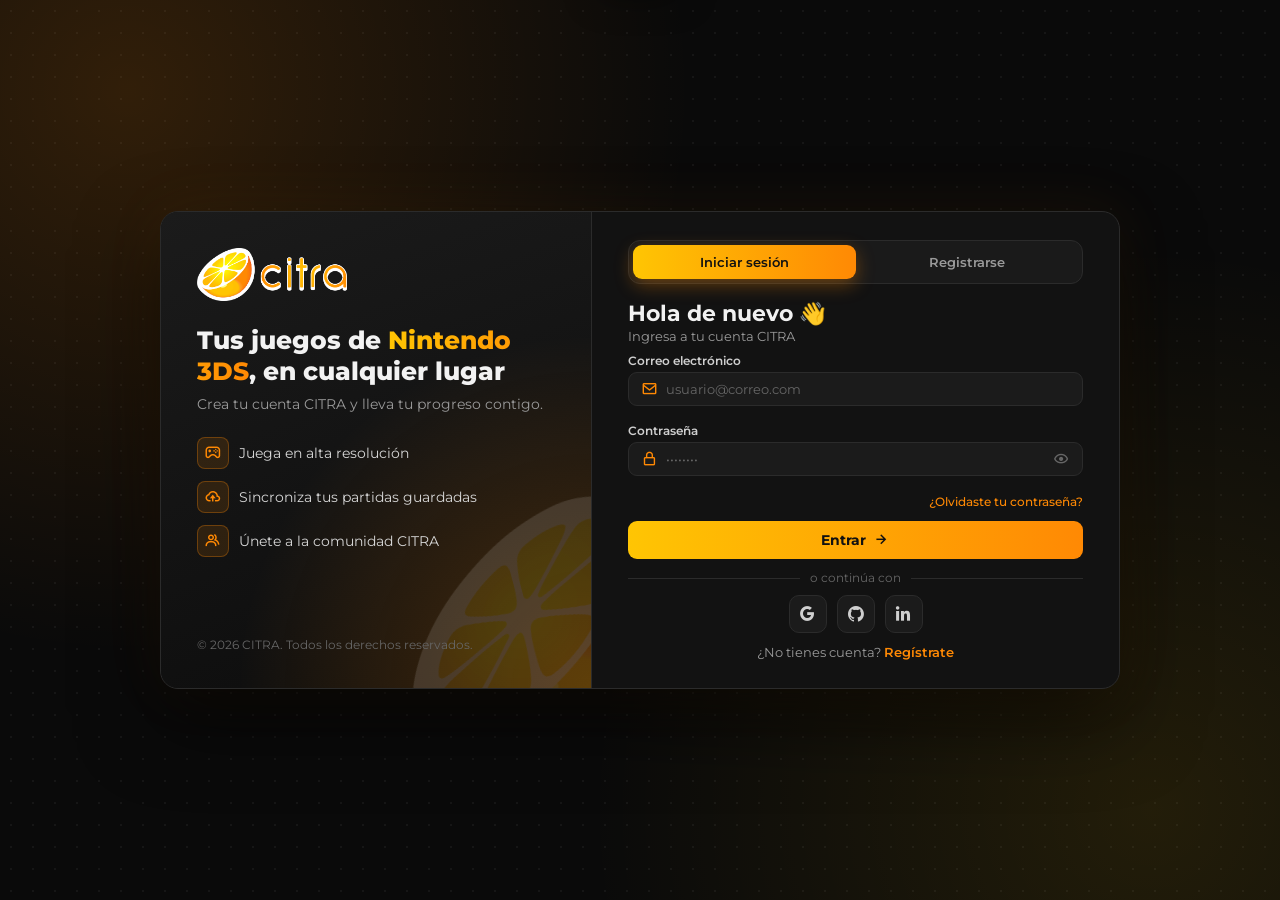
<file: index.html>
<!doctype html>
<html lang="es">
  <head>
    <meta charset="UTF-8" />
    <meta name="viewport" content="width=device-width, initial-scale=1.0" />
    <title>CITRA | Iniciar sesión</title>
    <link rel="icon" type="image/png" href="img/favicon.png" />

    <!-- Fuente Montserrat (Google Fonts) -->
    <link rel="preconnect" href="https://fonts.googleapis.com" />
    <link rel="preconnect" href="https://fonts.gstatic.com" crossorigin />
    <link
      href="https://fonts.googleapis.com/css2?family=Montserrat:wght@300;400;500;600;700;800&display=swap"
      rel="stylesheet"
    />

    <!-- Iconos (Boxicons) -->
    <link
      href="https://unpkg.com/boxicons@2.1.4/css/boxicons.min.css"
      rel="stylesheet"
    />

    <link rel="stylesheet" href="css/root.css" />
    <link rel="stylesheet" href="css/styles.css" />
  </head>
  <body>
    <main class="card" id="card" data-view="login">
      <!-- ================= PANEL DE MARCA ================= -->
      <aside class="brand">
        <img src="img/citra-logo.webp" alt="Logo de CITRA" class="brand-logo" />

        <div class="brand-text">
          <h1>Tus juegos de <span>Nintendo 3DS</span>, en cualquier lugar</h1>
          <p>Crea tu cuenta CITRA y lleva tu progreso contigo.</p>
        </div>

        <ul class="brand-features">
          <li><i class="bx bx-joystick"></i> Juega en alta resolución</li>
          <li>
            <i class="bx bx-cloud-upload"></i> Sincroniza tus partidas guardadas
          </li>
          <li><i class="bx bx-group"></i> Únete a la comunidad CITRA</li>
        </ul>

        <small class="brand-footer"
          >© 2026 CITRA. Todos los derechos reservados.</small
        >

        <!-- Decoración -->
        <img
          src="img/citra-icono.png"
          alt=""
          class="brand-deco"
          aria-hidden="true"
        />
      </aside>

      <!-- ================= ZONA DE FORMULARIOS ================= -->
      <section class="auth">
        <!-- Pestañas para cambiar entre formularios -->
        <nav class="tabs" role="tablist">
          <button
            type="button"
            class="tab active"
            id="tab-login"
            role="tab"
            aria-selected="true"
            data-action="show-login"
          >
            Iniciar sesión
          </button>
          <button
            type="button"
            class="tab"
            id="tab-register"
            role="tab"
            aria-selected="false"
            data-action="show-register"
          >
            Registrarse
          </button>
          <span class="tab-indicator"></span>
        </nav>

        <div class="views">
          <!-- ========== INICIO DE SESIÓN ========== -->
          <!-- novalidate: las validaciones las hace script.js para mostrar mensajes personalizados -->
          <form id="form-login" class="view active" novalidate>
            <header class="view-header">
              <h2>Hola de nuevo 👋</h2>
              <p>Ingresa a tu cuenta CITRA</p>
            </header>

            <div class="field">
              <label for="login-email">Correo electrónico</label>
              <div class="input-box">
                <i class="bx bx-envelope"></i>
                <input
                  type="email"
                  id="login-email"
                  name="email"
                  placeholder="usuario@correo.com"
                  required
                  maxlength="100"
                  autocomplete="email"
                />
              </div>
              <small class="error-msg"></small>
            </div>

            <div class="field">
              <label for="login-password">Contraseña</label>
              <div class="input-box">
                <i class="bx bx-lock-alt"></i>
                <input
                  type="password"
                  id="login-password"
                  name="password"
                  placeholder="••••••••"
                  required
                  maxlength="64"
                  autocomplete="current-password"
                />
                <button
                  type="button"
                  class="toggle-pass"
                  aria-label="Mostrar contraseña"
                >
                  <i class="bx bx-show"></i>
                </button>
              </div>
              <small class="error-msg"></small>
            </div>

            <a href="#" class="link forgot" data-action="show-forgot"
              >¿Olvidaste tu contraseña?</a
            >

            <button type="submit" class="btn">
              Entrar <i class="bx bx-right-arrow-alt"></i>
            </button>

            <div class="divider"><span>o continúa con</span></div>

            <!-- Iconos sociales: solo decorativos, sin funcionalidad -->
            <div class="social-icons" aria-hidden="true">
              <span class="social"><i class="bx bxl-google"></i></span>
              <span class="social"><i class="bx bxl-github"></i></span>
              <span class="social"><i class="bx bxl-linkedin"></i></span>
            </div>

            <p class="switch">
              ¿No tienes cuenta?
              <a href="#" data-action="show-register">Regístrate</a>
            </p>
          </form>

          <!-- ========== OLVIDÉ MI CONTRASEÑA ========== -->
          <form id="form-forgot" class="view" novalidate>
            <header class="view-header">
              <h2>Recuperar contraseña</h2>
              <p>Te enviaremos las instrucciones a tu correo</p>
            </header>

            <div class="field">
              <label for="forgot-email">Correo electrónico</label>
              <div class="input-box">
                <i class="bx bx-envelope"></i>
                <input
                  type="email"
                  id="forgot-email"
                  name="email"
                  placeholder="usuario@correo.com"
                  required
                  maxlength="100"
                  autocomplete="email"
                />
              </div>
              <small class="error-msg"></small>
            </div>

            <button type="submit" class="btn">
              Enviar instrucciones <i class="bx bx-send"></i>
            </button>

            <a href="#" class="link back" data-action="show-login"
              ><i class="bx bx-arrow-back"></i> Volver al inicio de sesión</a
            >
          </form>

          <!-- ========== REGISTRO ========== -->
          <form id="form-register" class="view" novalidate>
            <header class="view-header">
              <h2>Crea tu cuenta</h2>
              <p>Completa tus datos para unirte a CITRA</p>
            </header>

            <div class="field">
              <label for="reg-name">Nombre completo</label>
              <div class="input-box">
                <i class="bx bx-user"></i>
                <input
                  type="text"
                  id="reg-name"
                  name="name"
                  placeholder="Ej: Ana Pérez"
                  required
                  minlength="3"
                  maxlength="50"
                  autocomplete="name"
                />
              </div>
              <small class="error-msg"></small>
            </div>

            <div class="field">
              <label for="reg-email">Correo electrónico</label>
              <div class="input-box">
                <i class="bx bx-envelope"></i>
                <input
                  type="email"
                  id="reg-email"
                  name="email"
                  placeholder="usuario@correo.com"
                  required
                  maxlength="100"
                  autocomplete="email"
                />
              </div>
              <small class="error-msg"></small>
            </div>

            <div class="row">
              <div class="field">
                <label for="reg-phone">Teléfono</label>
                <div class="input-box">
                  <i class="bx bx-phone"></i>
                  <input
                    type="tel"
                    id="reg-phone"
                    name="phone"
                    placeholder="0991234567"
                    required
                    pattern="09[0-9]{8}"
                    minlength="10"
                    maxlength="10"
                    inputmode="numeric"
                    autocomplete="tel"
                  />
                </div>
                <small class="error-msg"></small>
              </div>

              <div class="field">
                <label for="reg-age">Edad</label>
                <div class="input-box">
                  <i class="bx bx-calendar"></i>
                  <input
                    type="number"
                    id="reg-age"
                    name="age"
                    placeholder="18"
                    required
                    min="16"
                    max="99"
                    step="1"
                  />
                </div>
                <small class="error-msg"></small>
              </div>
            </div>

            <div class="field">
              <label for="reg-career">Carrera</label>
              <div class="input-box">
                <i class="bx bx-book"></i>
                <select id="reg-career" name="career" required>
                  <option value="" selected disabled>
                    Selecciona tu carrera
                  </option>
                  <option value="software">Ingeniería de Software</option>
                  <option value="ti">Tecnologías de la Información</option>
                  <option value="industrial">Ingeniería Industrial</option>
                  <option value="educacion">Educación</option>
                  <option value="otra">Otra</option>
                </select>
              </div>
              <small class="error-msg"></small>
            </div>

            <div class="row">
              <div class="field">
                <label for="reg-password">Contraseña</label>
                <div class="input-box">
                  <i class="bx bx-lock-alt"></i>
                  <input
                    type="password"
                    id="reg-password"
                    name="password"
                    placeholder="••••••••"
                    required
                    minlength="8"
                    maxlength="64"
                    autocomplete="new-password"
                  />
                  <button
                    type="button"
                    class="toggle-pass"
                    aria-label="Mostrar contraseña"
                  >
                    <i class="bx bx-show"></i>
                  </button>
                </div>
                <small class="error-msg"></small>
              </div>

              <div class="field">
                <label for="reg-confirm">Confirmar contraseña</label>
                <div class="input-box">
                  <i class="bx bx-lock"></i>
                  <input
                    type="password"
                    id="reg-confirm"
                    name="confirm"
                    placeholder="••••••••"
                    required
                    minlength="8"
                    maxlength="64"
                    autocomplete="new-password"
                  />
                  <button
                    type="button"
                    class="toggle-pass"
                    aria-label="Mostrar contraseña"
                  >
                    <i class="bx bx-show"></i>
                  </button>
                </div>
                <small class="error-msg"></small>
              </div>
            </div>

            <div class="strength">
              <div class="strength-bar"><span id="strength-fill"></span></div>
              <ul class="pass-rules" id="pass-rules">
                <li data-rule="length">8+ caracteres</li>
                <li data-rule="upper">Mayúscula</li>
                <li data-rule="lower">Minúscula</li>
                <li data-rule="number">Número</li>
                <li data-rule="special">Símbolo</li>
              </ul>
            </div>

            <button type="submit" class="btn">
              Crear cuenta <i class="bx bx-user-plus"></i>
            </button>

            <p class="switch">
              ¿Ya tienes cuenta?
              <a href="#" data-action="show-login">Inicia sesión</a>
            </p>
          </form>
        </div>
      </section>
    </main>

    <!-- Mensajes emergentes (éxito / error) -->
    <div class="toast" id="toast" role="status" aria-live="polite">
      <i class="bx bx-check-circle"></i>
      <span id="toast-text"></span>
    </div>

    <script src="js/script.js"></script>
  </body>
</html>
</file>
<file: css/root.css>
:root {
  color-scheme: dark;

  --orange: #ff8904;
  --amber: #ffc503;
  --gradient: linear-gradient(90deg, var(--amber) 0%, var(--orange) 100%);

  --bg: #0a0a0a;
  --surface: #121212;
  --surface-2: #1a1a1a;
  --input: #1b1b1b;
  --border: #2b2b2b;

  --text: #f2f2f2;
  --text-muted: #9a9a9a;
  --text-dim: #666;

  --error: #ff5252;
  --success: #3ddc84;

  --radius: 18px;
  --ease: cubic-bezier(0.65, 0, 0.35, 1);
}
</file>
<file: css/styles.css>
/* ================= RESETEO ================= */
* {
  margin: 0;
  padding: 0;
  box-sizing: border-box;
  font-family: "Montserrat", sans-serif;
}

body {
  min-height: 100vh;
  display: flex;
  justify-content: center;
  align-items: center;
  padding: 16px 20px;
  color: var(--text);
  background-color: var(--bg);
  background-image:
    radial-gradient(
      circle at 10% 10%,
      rgba(255, 137, 4, 0.16),
      transparent 40%
    ),
    radial-gradient(circle at 90% 90%, rgba(255, 197, 3, 0.1), transparent 40%),
    radial-gradient(rgba(255, 255, 255, 0.05) 1px, transparent 1px);
  background-size:
    auto,
    auto,
    22px 22px;
}

/* ================= TARJETA PRINCIPAL ================= */
.card {
  display: grid;
  grid-template-columns: 0.9fr 1.1fr;
  width: 960px;
  max-width: 100%;
  background: var(--surface);
  border: 1px solid var(--border);
  border-radius: var(--radius);
  overflow: hidden;
  box-shadow:
    0 30px 80px rgba(0, 0, 0, 0.6),
    0 0 60px rgba(255, 137, 4, 0.08);
}

/* ================= PANEL DE MARCA ================= */
.brand {
  position: relative;
  display: flex;
  flex-direction: column;
  gap: 24px;
  padding: 36px 36px;
  overflow: hidden;
  background:
    radial-gradient(
      circle at 100% 100%,
      rgba(255, 137, 4, 0.25),
      transparent 55%
    ),
    linear-gradient(160deg, #1b1b1b 0%, #0c0c0c 100%);
  border-right: 1px solid var(--border);
}

.brand > *:not(.brand-deco) {
  position: relative;
  z-index: 1;
}

.brand-logo {
  width: 150px;
  height: auto;
}

.brand-text h1 {
  font-size: 1.55rem;
  font-weight: 800;
  line-height: 1.25;
}

.brand-text h1 span {
  background: var(--gradient);
  -webkit-background-clip: text;
  background-clip: text;
  color: transparent;
}

.brand-text p {
  margin-top: 8px;
  font-size: 0.88rem;
  color: var(--text-muted);
}

.brand-features {
  display: flex;
  flex-direction: column;
  gap: 12px;
  list-style: none;
}

.brand-features li {
  display: flex;
  align-items: center;
  gap: 10px;
  font-size: 0.85rem;
  color: #d6d6d6;
}

.brand-features i {
  display: grid;
  place-items: center;
  width: 32px;
  height: 32px;
  flex-shrink: 0;
  border-radius: 8px;
  background: rgba(255, 137, 4, 0.12);
  border: 1px solid rgba(255, 137, 4, 0.3);
  color: var(--orange);
  font-size: 1.1rem;
}

.brand-footer {
  margin-top: auto;
  font-size: 0.72rem;
  color: var(--text-dim);
}

.brand-deco {
  position: absolute;
  right: -90px;
  bottom: -80px;
  width: 280px;
  opacity: 0.12;
  transform: rotate(-15deg);
  pointer-events: none;
}

/* ================= ZONA DE FORMULARIOS ================= */
.auth {
  display: flex;
  flex-direction: column;
  gap: 16px;
  padding: 28px 36px;
}

/* ---------- Pestañas ---------- */
.tabs {
  position: relative;
  display: grid;
  grid-template-columns: 1fr 1fr;
  padding: 4px;
  background: var(--surface-2);
  border: 1px solid var(--border);
  border-radius: 12px;
}

.tab {
  position: relative;
  z-index: 1;
  padding: 9px;
  border: none;
  background: none;
  color: var(--text-muted);
  font-size: 0.84rem;
  font-weight: 600;
  cursor: pointer;
  transition: color 0.3s;
}

.tab:hover {
  color: var(--text);
}

.tab.active {
  color: #111;
}

.tab-indicator {
  position: absolute;
  top: 4px;
  left: 4px;
  width: calc(50% - 4px);
  height: calc(100% - 8px);
  border-radius: 9px;
  background: var(--gradient);
  box-shadow: 0 6px 18px rgba(255, 137, 4, 0.35);
  transition: transform 0.45s var(--ease);
}

.card[data-view="register"] .tab-indicator {
  transform: translateX(100%);
}

/* ---------- Vistas (los 3 formularios ocupan la misma celda) ---------- */
.views {
  display: grid;
  flex: 1;
}

.view {
  grid-area: 1 / 1;
  align-self: center;
  display: none;
  flex-direction: column;
  opacity: 0;
  transform: translateY(10px);
  transition:
    opacity 0.3s ease,
    transform 0.3s var(--ease);
}

#form-register {
  transform: translateY(10px);
}

#form-forgot {
  transform: translateY(10px);
}

.view.active {
  display: flex;
  opacity: 1;
  pointer-events: auto;
  transform: none !important;
}

.view-header {
  margin-bottom: 10px;
}

.view-header h2 {
  font-size: 1.35rem;
  font-weight: 700;
}

.view-header p {
  margin-top: 2px;
  font-size: 0.82rem;
  color: var(--text-muted);
}

/* ================= CAMPOS ================= */
.field {
  width: 100%;
  margin-bottom: 2px;
}

.field label {
  display: block;
  margin-bottom: 4px;
  font-size: 0.72rem;
  font-weight: 600;
  color: #cfcfcf;
}

/* Dos campos en la misma fila (Grid) */
.row {
  display: grid;
  grid-template-columns: minmax(0, 1fr) minmax(0, 1fr);
  gap: 10px;
}

.input-box {
  display: flex;
  align-items: center;
  gap: 8px;
  padding: 0 12px;
  background: var(--input);
  border: 1.5px solid var(--border);
  border-radius: 9px;
  transition:
    border-color 0.25s,
    box-shadow 0.25s;
}

.input-box:focus-within {
  border-color: var(--orange);
  box-shadow: 0 0 0 3px rgba(255, 137, 4, 0.18);
}

.input-box > i {
  font-size: 1.05rem;
  color: var(--orange);
}

.input-box input,
.input-box select {
  flex: 1;
  min-width: 0;
  padding: 8px 0;
  border: none;
  outline: none;
  background: transparent;
  color: var(--text);
  font-size: 0.84rem;
}

.input-box input::placeholder {
  color: var(--text-dim);
}

.input-box select {
  cursor: pointer;
}

.input-box select:invalid {
  color: var(--text-dim);
}

.input-box select option {
  background: var(--input);
  color: var(--text);
}

/* Oculta las flechas del input numérico */
.input-box input[type="number"]::-webkit-inner-spin-button,
.input-box input[type="number"]::-webkit-outer-spin-button {
  -webkit-appearance: none;
  margin: 0;
}

.input-box input[type="number"] {
  -moz-appearance: textfield;
}

.toggle-pass {
  display: flex;
  border: none;
  background: none;
  color: var(--text-dim);
  font-size: 1.05rem;
  cursor: pointer;
  transition: color 0.2s;
}

.toggle-pass:hover {
  color: var(--orange);
}

.error-msg {
  display: block;
  min-height: 14px;
  margin-top: 2px;
  font-size: 0.68rem;
  color: var(--error);
}

/* Estados de validación */
.field.error .input-box {
  border-color: var(--error);
  box-shadow: 0 0 0 3px rgba(255, 82, 82, 0.12);
}

.field.success .input-box {
  border-color: var(--success);
}

/* ================= FUERZA DE LA CONTRASEÑA ================= */
.strength {
  margin: 2px 0 4px;
}

.strength-bar {
  height: 3px;
  border-radius: 4px;
  background: var(--border);
  overflow: hidden;
}

.strength-bar span {
  display: block;
  width: 0;
  height: 100%;
  background: var(--error);
  transition:
    width 0.3s,
    background 0.3s;
}

.pass-rules {
  display: flex;
  flex-wrap: wrap;
  gap: 4px;
  margin-top: 6px;
  list-style: none;
}

.pass-rules li {
  padding: 2px 7px;
  border: 1px solid var(--border);
  border-radius: 20px;
  background: var(--input);
  color: var(--text-dim);
  font-size: 0.65rem;
  transition: 0.25s;
}

.pass-rules li.valid {
  color: var(--success);
  border-color: rgba(61, 220, 132, 0.4);
  background: rgba(61, 220, 132, 0.08);
}

/* ================= BOTONES Y ENLACES ================= */
.btn {
  display: flex;
  justify-content: center;
  align-items: center;
  gap: 6px;
  width: 100%;
  margin-top: 8px;
  padding: 10px;
  border: none;
  border-radius: 9px;
  background: var(--gradient);
  color: #111;
  font-size: 0.88rem;
  font-weight: 700;
  cursor: pointer;
  transition:
    transform 0.2s,
    box-shadow 0.2s,
    filter 0.2s;
}

.btn i {
  font-size: 1.1rem;
}

.btn:hover {
  transform: translateY(-2px);
  filter: brightness(1.05);
  box-shadow: 0 10px 25px rgba(255, 137, 4, 0.3);
}

.btn:disabled {
  background: var(--border);
  color: var(--text-muted);
  cursor: not-allowed;
  transform: none;
  box-shadow: none;
}

.link {
  display: inline-flex;
  align-items: center;
  gap: 5px;
  font-size: 0.76rem;
  font-weight: 500;
  color: var(--orange);
  text-decoration: none;
}

.link:hover {
  text-decoration: underline;
}

.link.forgot {
  align-self: flex-end;
  margin: 0 0 4px;
}

.link.back {
  align-self: center;
  margin-top: 14px;
}

.switch {
  margin-top: 12px;
  text-align: center;
  font-size: 0.8rem;
  color: var(--text-muted);
}

.switch a {
  color: var(--orange);
  font-weight: 600;
  text-decoration: none;
}

.switch a:hover {
  text-decoration: underline;
}

/* ================= DIVISOR E ICONOS SOCIALES (solo diseño) ================= */
.divider {
  display: flex;
  align-items: center;
  gap: 10px;
  margin: 12px 0 10px;
  font-size: 0.72rem;
  color: var(--text-dim);
}

.divider::before,
.divider::after {
  content: "";
  flex: 1;
  height: 1px;
  background: var(--border);
}

.social-icons {
  display: flex;
  justify-content: center;
  gap: 10px;
}

.social {
  display: grid;
  place-items: center;
  width: 38px;
  height: 38px;
  border: 1px solid var(--border);
  border-radius: 10px;
  background: var(--input);
  color: #cfcfcf;
  font-size: 1.2rem;
}

/* ================= MENSAJE EMERGENTE (TOAST) ================= */
.toast {
  position: fixed;
  top: 20px;
  left: 50%;
  z-index: 1000;
  display: flex;
  align-items: center;
  gap: 10px;
  max-width: calc(100% - 32px);
  padding: 14px 20px;
  border: 1px solid var(--border);
  border-left: 4px solid var(--success);
  border-radius: 10px;
  background: var(--surface-2);
  color: var(--text);
  font-size: 0.88rem;
  font-weight: 500;
  box-shadow: 0 15px 35px rgba(0, 0, 0, 0.5);
  transform: translate(-50%, calc(-100% - 40px));
  transition: transform 0.4s var(--ease);
}

.toast i {
  font-size: 1.4rem;
  color: var(--success);
}

.toast.show {
  transform: translate(-50%, 0);
}

.toast.error {
  border-left-color: var(--error);
}

.toast.error i {
  color: var(--error);
}

/* ================= RESPONSIVE ================= */
@media (max-width: 900px) {
  body {
    align-items: flex-start;
    padding: 16px;
  }

  .card {
    grid-template-columns: 1fr;
    width: 520px;
  }

  /* El panel de marca se convierte en una cabecera compacta */
  .brand {
    flex-direction: row;
    align-items: center;
    gap: 16px;
    padding: 22px 24px;
    border-right: none;
    border-bottom: 1px solid var(--border);
  }

  .brand-logo {
    width: 110px;
  }

  .brand-text h1 {
    font-size: 1rem;
  }

  .brand-text p,
  .brand-features,
  .brand-footer {
    display: none;
  }

  .brand-deco {
    width: 160px;
    right: -50px;
    bottom: -60px;
  }

  .auth {
    padding: 28px 24px;
  }

  /* En pantallas pequeñas solo existe el formulario activo,
       así la tarjeta toma la altura de ese formulario */
  .view:not(.active) {
    display: none;
  }

  .view.active {
    animation: aparecer 0.4s ease;
  }
}

@keyframes aparecer {
  from {
    opacity: 0;
    transform: translateY(12px);
  }
  to {
    opacity: 1;
    transform: none;
  }
}

@media (max-width: 480px) {
  html {
    font-size: 14px;
  }

  .brand {
    flex-direction: column;
    align-items: flex-start;
    gap: 10px;
  }

  .row {
    grid-template-columns: 1fr;
    gap: 0;
  }

  .auth {
    padding: 24px 18px;
  }
}

/* ================= PÁGINA DE BIENVENIDA (bienvenida.html) ================= */
.welcome-body {
  align-items: center;
}

.welcome-page {
  display: flex;
  flex-direction: column;
  align-items: center;
  gap: 24px;
  text-align: center;
  animation: aparecer 0.8s ease both;
}

.welcome-page img {
  width: 140px;
  filter: drop-shadow(0 10px 30px rgba(255, 137, 4, 0.35));
}

.welcome-page h1 {
  font-size: clamp(2.5rem, 10vw, 6rem);
  font-weight: 900;
  letter-spacing: 4px;
  background: var(--gradient);
  -webkit-background-clip: text;
  background-clip: text;
  color: transparent;
}
</file>
